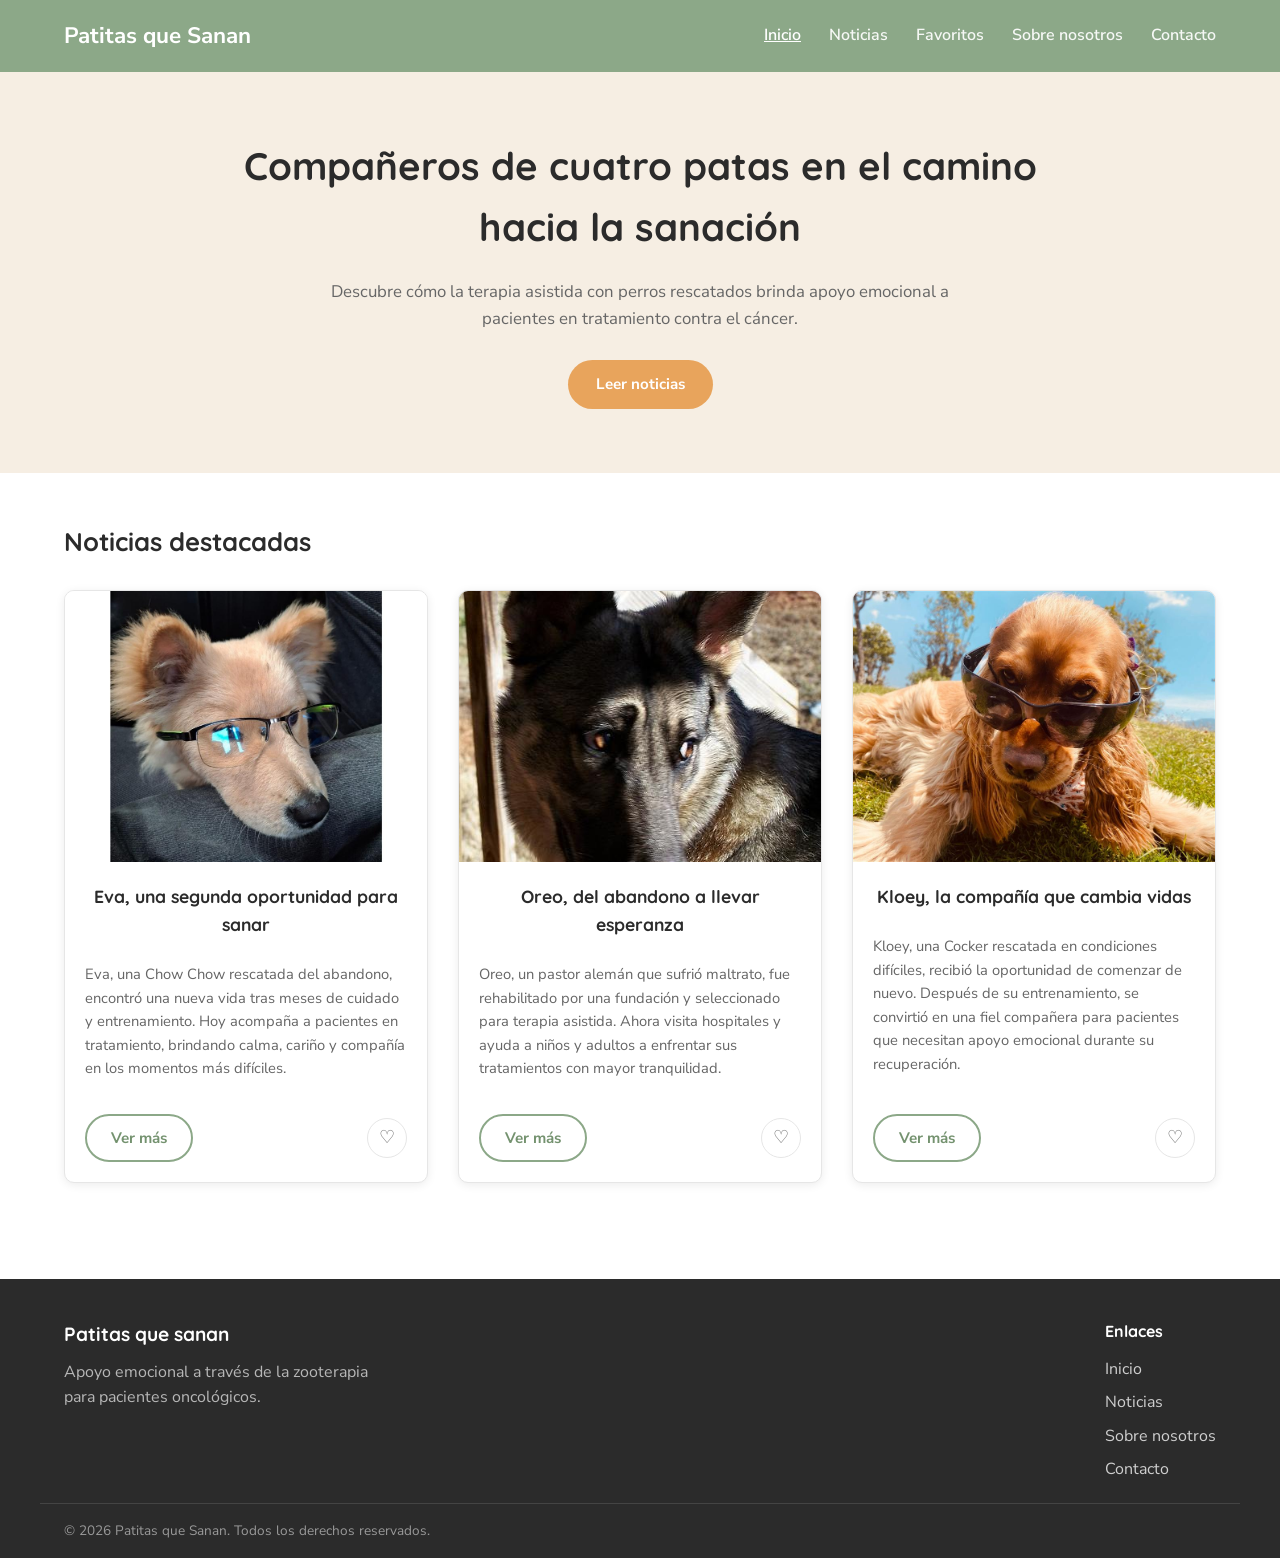
<file: index.html>
<!DOCTYPE html>
<html lang="es">
<head>
  <meta charset="UTF-8" />
  <meta name="viewport" content="width=device-width, initial-scale=1.0" />
  <title>Patitas que Sanan - Inicio</title>
  <link rel="preconnect" href="https://fonts.googleapis.com" />
  <link href="https://fonts.googleapis.com/css2?family=Quicksand:wght@600;700&family=Nunito+Sans:wght@400;600;700&display=swap" rel="stylesheet" />
  <link rel="stylesheet" href="css/styles.css" />
</head>
<body>

  <header class="site-header">
    <nav class="navbar">
      <a class="brand" href="index.html">Patitas que Sanan</a>
      <ul class="nav-links">
        <li><a href="index.html" class="active" aria-current="page">Inicio</a></li>
        <li><a href="noticias.html">Noticias</a></li>
        <li><a href="favoritos.html">Favoritos</a></li>
        <li><a href="sobre-nosotros.html">Sobre nosotros</a></li>
        <li><a href="contacto.html">Contacto</a></li>
      </ul>
    </nav>
  </header>

  <section class="hero">
    <h1>Compañeros de cuatro patas en el camino hacia la sanación</h1>
    <p>Descubre cómo la terapia asistida con perros rescatados brinda apoyo emocional a pacientes en tratamiento contra el cáncer.</p>
    <a class="btn btn-accent" href="noticias.html">Leer noticias</a>
  </section>

  <main class="section">
    <h2 class="section-title">Noticias destacadas</h2>
    <div class="cards-grid" id="contenedor-destacadas">
      <p class="empty-state">Cargando noticias...</p>
    </div>
  </main>

  <footer class="site-footer">
    <div class="footer-grid">
      <div class="footer-brand">
        <h2>Patitas que sanan</h2>
        <p>Apoyo emocional a través de la zooterapia para pacientes oncológicos.</p>
      </div>
      <div class="footer-links">
        <h3>Enlaces</h3>
        <ul>
          <li><a href="index.html">Inicio</a></li>
          <li><a href="noticias.html">Noticias</a></li>
          <li><a href="sobre-nosotros.html">Sobre nosotros</a></li>
          <li><a href="contacto.html">Contacto</a></li>
        </ul>
      </div>
    </div>
    <div class="footer-bottom">© 2026 Patitas que Sanan. Todos los derechos reservados.</div>
  </footer>

  <script src="js/storage.js"></script>
  <script src="js/noticias.js"></script>
  <script src="js/home.js"></script>
</body>
</html>
</file>
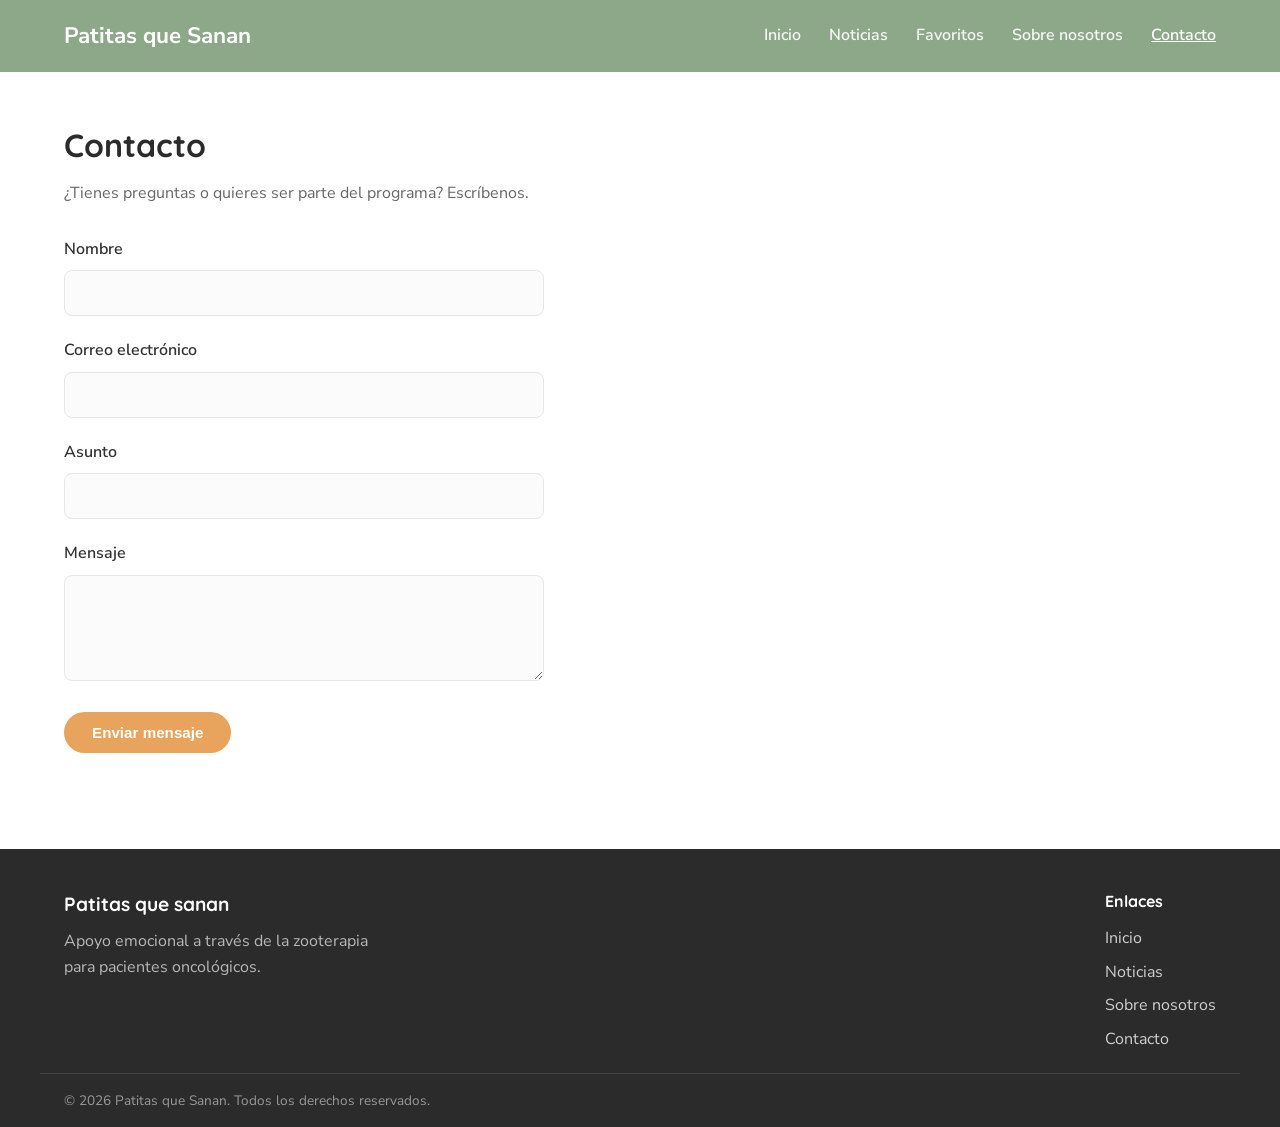
<file: contacto.html>
<!DOCTYPE html>
<html lang="es">
<head>
  <meta charset="UTF-8" />
  <meta name="viewport" content="width=device-width, initial-scale=1.0" />
  <title>Patitas que Sanan - Contacto</title>
  <link rel="preconnect" href="https://fonts.googleapis.com" />
  <link href="https://fonts.googleapis.com/css2?family=Quicksand:wght@600;700&family=Nunito+Sans:wght@400;600;700&display=swap" rel="stylesheet" />
  <link rel="stylesheet" href="css/styles.css" />
</head>
<body>

  <header class="site-header">
    <nav class="navbar">
      <a class="brand" href="index.html">Patitas que Sanan</a>
      <ul class="nav-links">
        <li><a href="index.html">Inicio</a></li>
        <li><a href="noticias.html">Noticias</a></li>
        <li><a href="favoritos.html">Favoritos</a></li>
        <li><a href="sobre-nosotros.html">Sobre nosotros</a></li>
        <li><a href="contacto.html" class="active" aria-current="page">Contacto</a></li>
      </ul>
    </nav>
  </header>

  <main class="section">
    <h1>Contacto</h1>
    <p class="page-intro">¿Tienes preguntas o quieres ser parte del programa? Escríbenos.</p>

    <div id="alerta-confirmacion" class="alert alert-success">
      ¡Gracias por tu mensaje! Te responderemos muy pronto.
    </div>

    <form id="form-contacto" class="form" novalidate>
      <div class="form-group">
        <label for="nombre">Nombre</label>
        <input type="text" id="nombre" name="nombre" class="form-control" />
        <span class="field-error" id="error-nombre">Por favor ingresa tu nombre.</span>
      </div>

      <div class="form-group">
        <label for="correo">Correo electrónico</label>
        <input type="email" id="correo" name="correo" class="form-control" />
        <span class="field-error" id="error-correo">Ingresa un correo electrónico válido.</span>
      </div>

      <div class="form-group">
        <label for="asunto">Asunto</label>
        <input type="text" id="asunto" name="asunto" class="form-control" />
        <span class="field-error" id="error-asunto">Por favor ingresa un asunto.</span>
      </div>

      <div class="form-group">
        <label for="mensaje">Mensaje</label>
        <textarea id="mensaje" name="mensaje" class="form-control" rows="4"></textarea>
        <span class="field-error" id="error-mensaje">Escribe tu mensaje antes de enviarlo.</span>
      </div>

      <button type="submit" class="btn btn-accent">Enviar mensaje</button>
    </form>
  </main>

  <footer class="site-footer">
    <div class="footer-grid">
      <div class="footer-brand">
        <h2>Patitas que sanan</h2>
        <p>Apoyo emocional a través de la zooterapia para pacientes oncológicos.</p>
      </div>
      <div class="footer-links">
        <h3>Enlaces</h3>
        <ul>
          <li><a href="index.html">Inicio</a></li>
          <li><a href="noticias.html">Noticias</a></li>
          <li><a href="sobre-nosotros.html">Sobre nosotros</a></li>
          <li><a href="contacto.html">Contacto</a></li>
        </ul>
      </div>
    </div>
    <div class="footer-bottom">© 2026 Patitas que Sanan. Todos los derechos reservados.</div>
  </footer>

  <script src="js/contacto.js"></script>
</body>
</html>
</file>
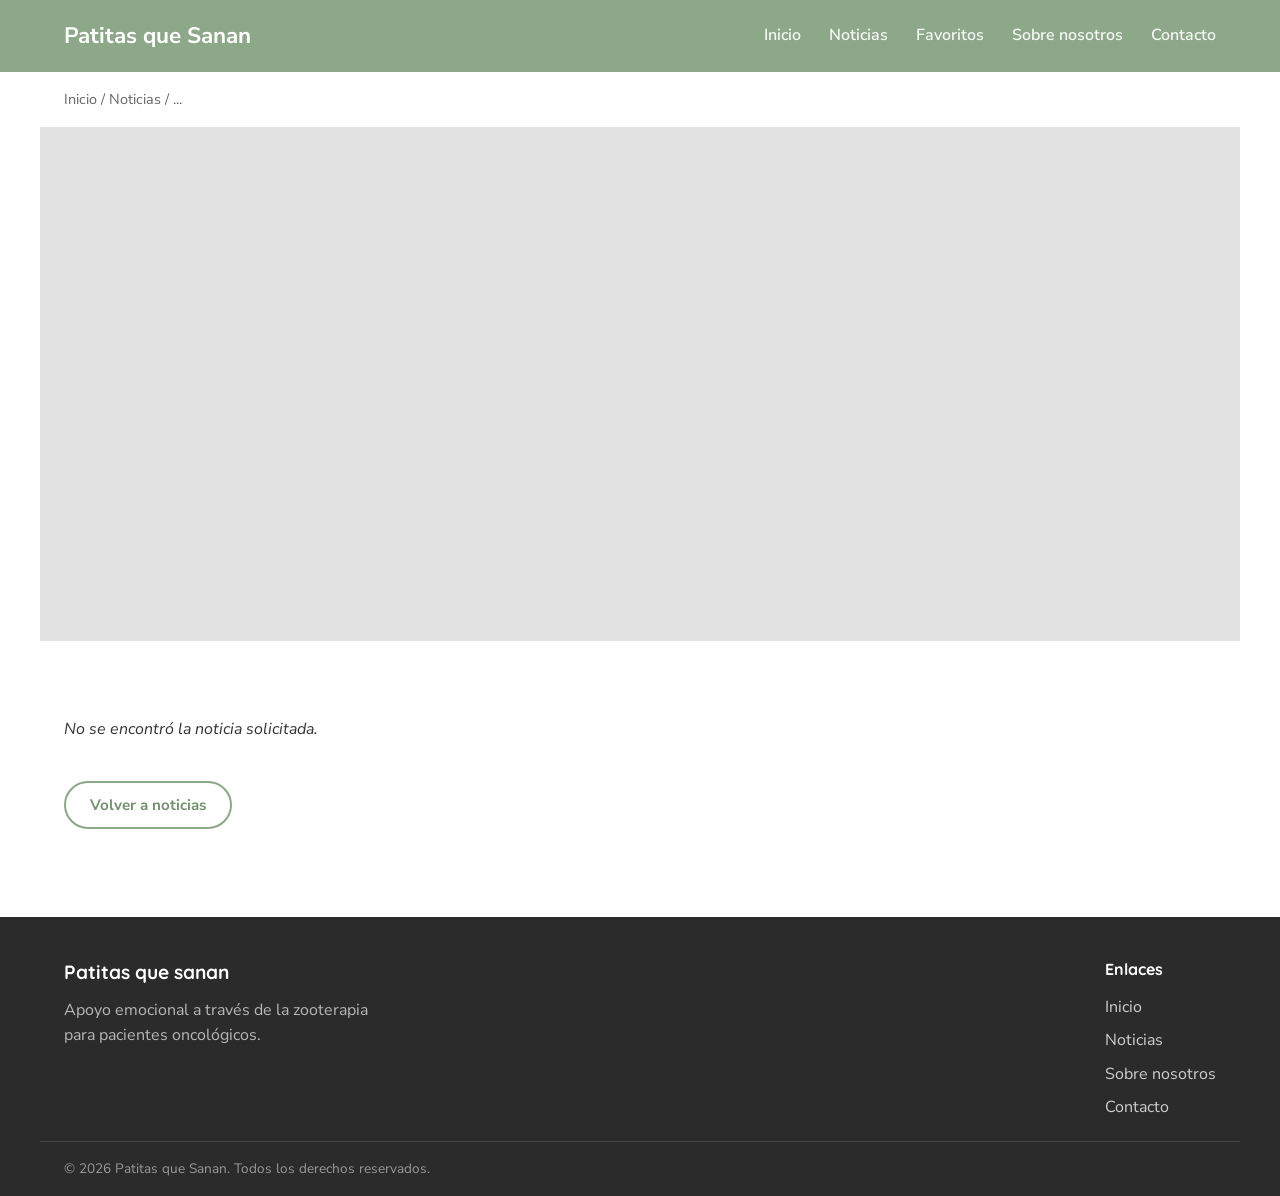
<file: detalle.html>
<!DOCTYPE html>
<html lang="es">
<head>
  <meta charset="UTF-8" />
  <meta name="viewport" content="width=device-width, initial-scale=1.0" />
  <title>Patitas que Sanan - Detalle de noticia</title>
  <link rel="preconnect" href="https://fonts.googleapis.com" />
  <link href="https://fonts.googleapis.com/css2?family=Quicksand:wght@600;700&family=Nunito+Sans:wght@400;600;700&display=swap" rel="stylesheet" />
  <link rel="stylesheet" href="css/styles.css" />
</head>
<body>

  <header class="site-header">
    <nav class="navbar">
      <a class="brand" href="index.html">Patitas que Sanan</a>
      <ul class="nav-links">
        <li><a href="index.html">Inicio</a></li>
        <li><a href="noticias.html">Noticias</a></li>
        <li><a href="favoritos.html">Favoritos</a></li>
        <li><a href="sobre-nosotros.html">Sobre nosotros</a></li>
        <li><a href="contacto.html">Contacto</a></li>
      </ul>
    </nav>
  </header>

  <nav class="breadcrumb" id="breadcrumb">
    <a href="index.html">Inicio</a> / <a href="noticias.html">Noticias</a> / <span id="breadcrumb-actual">...</span>
  </nav>

  <div class="detail-image" id="imagen-detalle"></div>

  <main class="detail-body" id="contenido-detalle">
    <p class="empty-state">Cargando noticia...</p>
  </main>

  <footer class="site-footer">
    <div class="footer-grid">
      <div class="footer-brand">
        <h2>Patitas que sanan</h2>
        <p>Apoyo emocional a través de la zooterapia para pacientes oncológicos.</p>
      </div>
      <div class="footer-links">
        <h3>Enlaces</h3>
        <ul>
          <li><a href="index.html">Inicio</a></li>
          <li><a href="noticias.html">Noticias</a></li>
          <li><a href="sobre-nosotros.html">Sobre nosotros</a></li>
          <li><a href="contacto.html">Contacto</a></li>
        </ul>
      </div>
    </div>
    <div class="footer-bottom">© 2026 Patitas que Sanan. Todos los derechos reservados.</div>
  </footer>

  <script src="js/storage.js"></script>
  <script src="js/noticias.js"></script>
  <script src="js/detalle.js"></script>
</body>
</html>
</file>
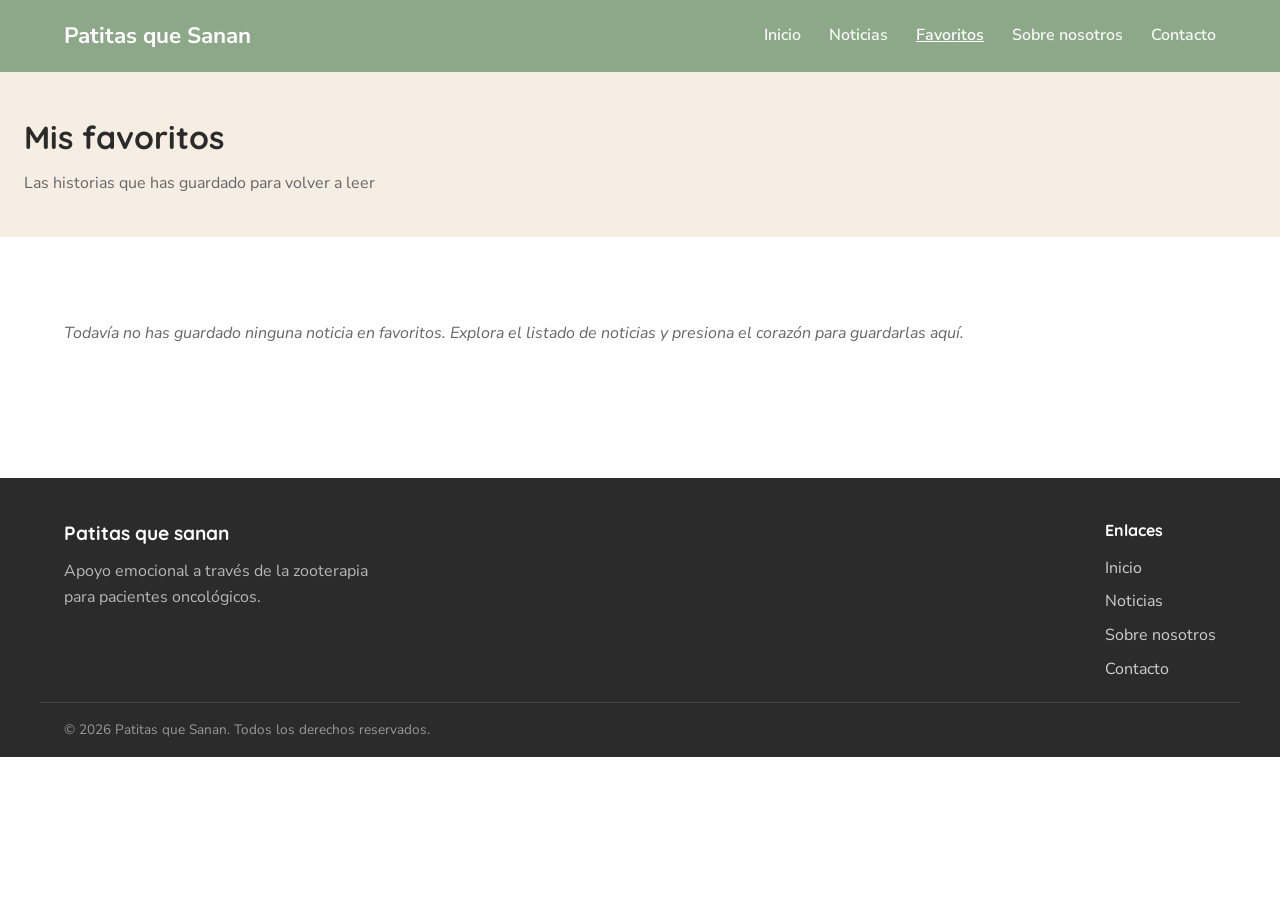
<file: favoritos.html>
<!DOCTYPE html>
<html lang="es">
<head>
  <meta charset="UTF-8" />
  <meta name="viewport" content="width=device-width, initial-scale=1.0" />
  <title>Patitas que Sanan - Favoritos</title>
  <link rel="preconnect" href="https://fonts.googleapis.com" />
  <link href="https://fonts.googleapis.com/css2?family=Quicksand:wght@600;700&family=Nunito+Sans:wght@400;600;700&display=swap" rel="stylesheet" />
  <link rel="stylesheet" href="css/styles.css" />
</head>
<body>

  <header class="site-header">
    <nav class="navbar">
      <a class="brand" href="index.html">Patitas que Sanan</a>
      <ul class="nav-links">
        <li><a href="index.html">Inicio</a></li>
        <li><a href="noticias.html">Noticias</a></li>
        <li><a href="favoritos.html" class="active" aria-current="page">Favoritos</a></li>
        <li><a href="sobre-nosotros.html">Sobre nosotros</a></li>
        <li><a href="contacto.html">Contacto</a></li>
      </ul>
    </nav>
  </header>

  <section class="page-header">
    <h1>Mis favoritos</h1>
    <p>Las historias que has guardado para volver a leer</p>
  </section>

  <main class="section">
    <div class="cards-grid" id="contenedor-favoritos">
      <p class="empty-state">Cargando favoritos...</p>
    </div>
  </main>

  <footer class="site-footer">
    <div class="footer-grid">
      <div class="footer-brand">
        <h2>Patitas que sanan</h2>
        <p>Apoyo emocional a través de la zooterapia para pacientes oncológicos.</p>
      </div>
      <div class="footer-links">
        <h3>Enlaces</h3>
        <ul>
          <li><a href="index.html">Inicio</a></li>
          <li><a href="noticias.html">Noticias</a></li>
          <li><a href="sobre-nosotros.html">Sobre nosotros</a></li>
          <li><a href="contacto.html">Contacto</a></li>
        </ul>
      </div>
    </div>
    <div class="footer-bottom">© 2026 Patitas que Sanan. Todos los derechos reservados.</div>
  </footer>

  <script src="js/storage.js"></script>
  <script src="js/noticias.js"></script>
  <script src="js/favoritos.js"></script>
</body>
</html>
</file>
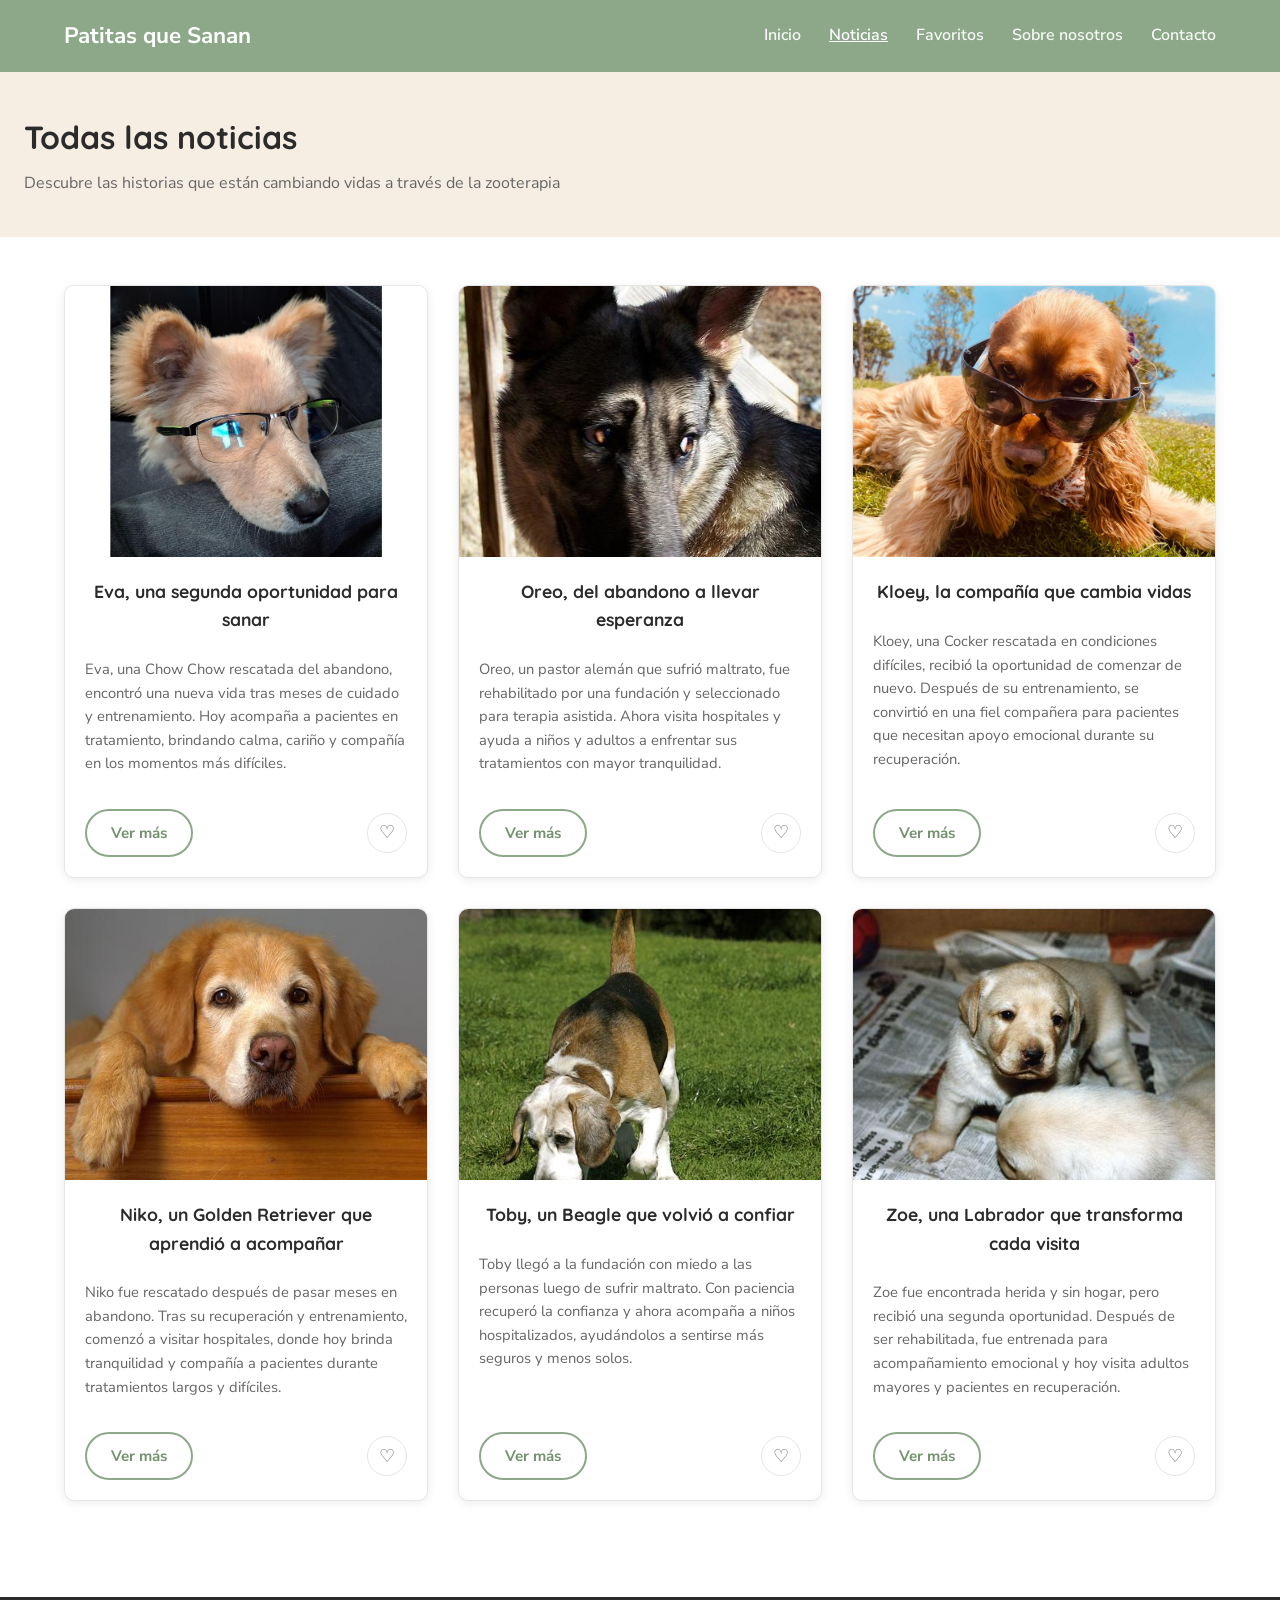
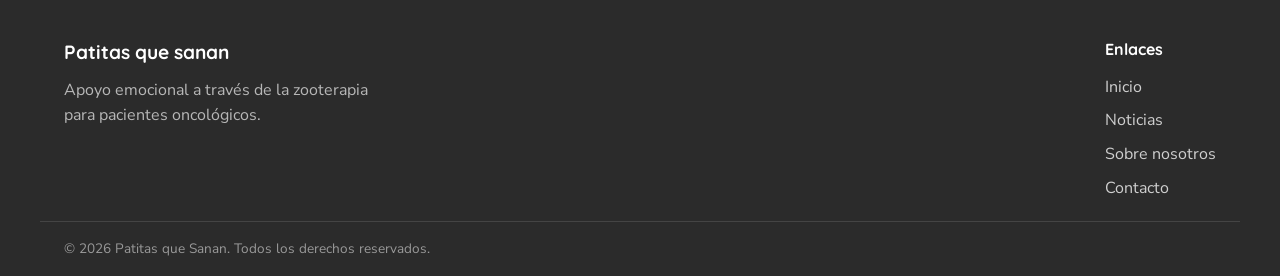
<file: noticias.html>
<!DOCTYPE html>
<html lang="es">
<head>
  <meta charset="UTF-8" />
  <meta name="viewport" content="width=device-width, initial-scale=1.0" />
  <title>Patitas que Sanan - Noticias</title>
  <link rel="preconnect" href="https://fonts.googleapis.com" />
  <link href="https://fonts.googleapis.com/css2?family=Quicksand:wght@600;700&family=Nunito+Sans:wght@400;600;700&display=swap" rel="stylesheet" />
  <link rel="stylesheet" href="css/styles.css" />
</head>
<body>

  <header class="site-header">
    <nav class="navbar">
      <a class="brand" href="index.html">Patitas que Sanan</a>
      <ul class="nav-links">
        <li><a href="index.html">Inicio</a></li>
        <li><a href="noticias.html" class="active" aria-current="page">Noticias</a></li>
        <li><a href="favoritos.html">Favoritos</a></li>
        <li><a href="sobre-nosotros.html">Sobre nosotros</a></li>
        <li><a href="contacto.html">Contacto</a></li>
      </ul>
    </nav>
  </header>

  <section class="page-header">
    <h1>Todas las noticias</h1>
    <p>Descubre las historias que están cambiando vidas a través de la zooterapia</p>
  </section>

  <main class="section">
    <div class="cards-grid" id="contenedor-noticias">
      <p class="empty-state">Cargando noticias...</p>
    </div>
  </main>

  <footer class="site-footer">
    <div class="footer-grid">
      <div class="footer-brand">
        <h2>Patitas que sanan</h2>
        <p>Apoyo emocional a través de la zooterapia para pacientes oncológicos.</p>
      </div>
      <div class="footer-links">
        <h3>Enlaces</h3>
        <ul>
          <li><a href="index.html">Inicio</a></li>
          <li><a href="noticias.html">Noticias</a></li>
          <li><a href="sobre-nosotros.html">Sobre nosotros</a></li>
          <li><a href="contacto.html">Contacto</a></li>
        </ul>
      </div>
    </div>
    <div class="footer-bottom">© 2026 Patitas que Sanan. Todos los derechos reservados.</div>
  </footer>

  <script src="js/storage.js"></script>
  <script src="js/noticias.js"></script>
  <script src="js/listado.js"></script>
</body>
</html>
</file>
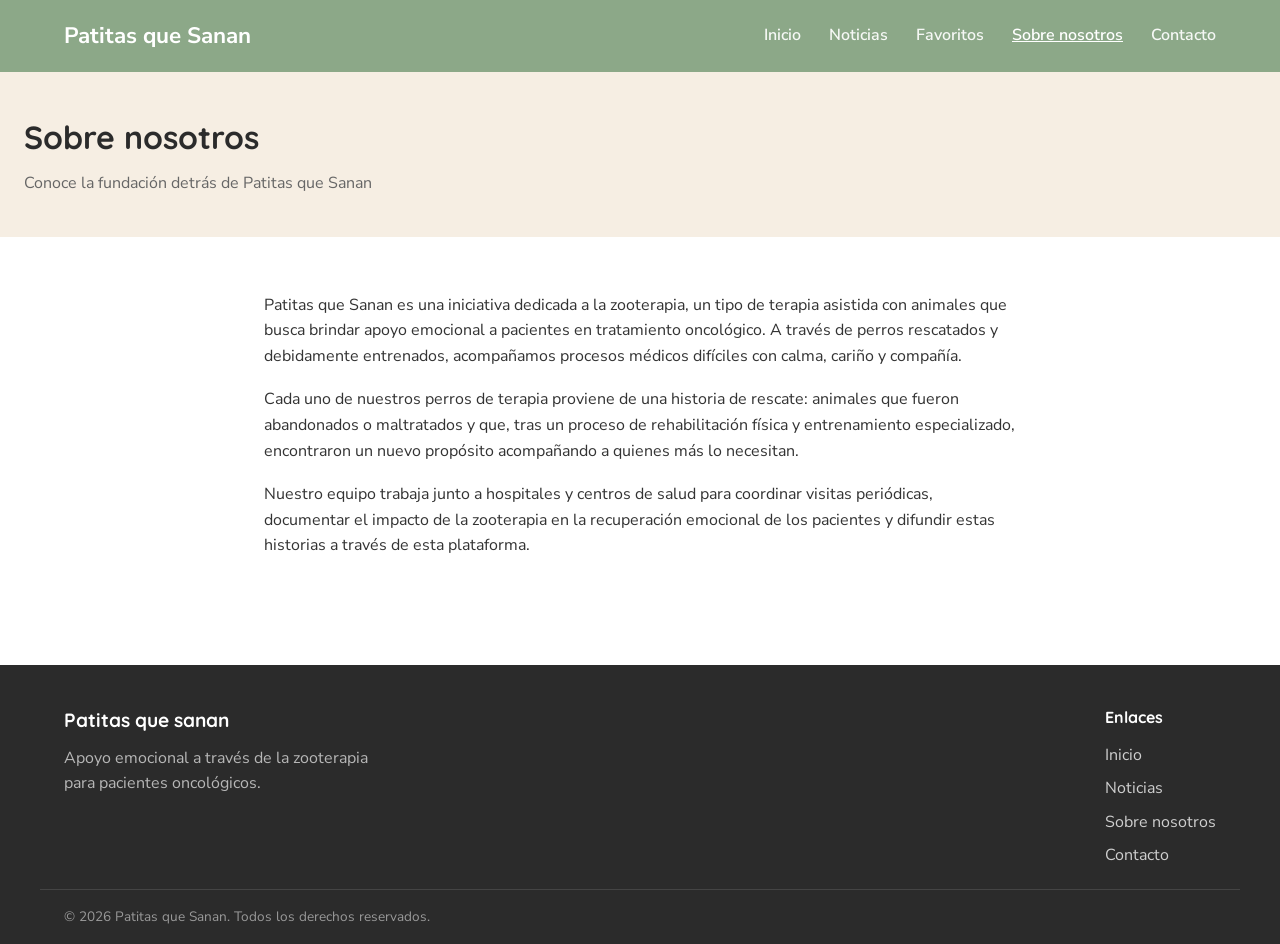
<file: sobre-nosotros.html>
<!DOCTYPE html>
<html lang="es">
<head>
  <meta charset="UTF-8" />
  <meta name="viewport" content="width=device-width, initial-scale=1.0" />
  <title>Patitas que Sanan - Sobre nosotros</title>
  <link rel="preconnect" href="https://fonts.googleapis.com" />
  <link href="https://fonts.googleapis.com/css2?family=Quicksand:wght@600;700&family=Nunito+Sans:wght@400;600;700&display=swap" rel="stylesheet" />
  <link rel="stylesheet" href="css/styles.css" />
</head>
<body>

  <header class="site-header">
    <nav class="navbar">
      <a class="brand" href="index.html">Patitas que Sanan</a>
      <ul class="nav-links">
        <li><a href="index.html">Inicio</a></li>
        <li><a href="noticias.html">Noticias</a></li>
        <li><a href="favoritos.html">Favoritos</a></li>
        <li><a href="sobre-nosotros.html" class="active" aria-current="page">Sobre nosotros</a></li>
        <li><a href="contacto.html">Contacto</a></li>
      </ul>
    </nav>
  </header>

  <section class="page-header">
    <h1>Sobre nosotros</h1>
    <p>Conoce la fundación detrás de Patitas que Sanan</p>
  </section>

  <main class="about-content">
    <p>
      Patitas que Sanan es una iniciativa dedicada a la zooterapia, un tipo de terapia asistida con
      animales que busca brindar apoyo emocional a pacientes en tratamiento oncológico. A través de
      perros rescatados y debidamente entrenados, acompañamos procesos médicos difíciles con calma,
      cariño y compañía.
    </p>
    <p>
      Cada uno de nuestros perros de terapia proviene de una historia de rescate: animales que fueron
      abandonados o maltratados y que, tras un proceso de rehabilitación física y entrenamiento
      especializado, encontraron un nuevo propósito acompañando a quienes más lo necesitan.
    </p>
    <p>
      Nuestro equipo trabaja junto a hospitales y centros de salud para coordinar visitas periódicas,
      documentar el impacto de la zooterapia en la recuperación emocional de los pacientes y difundir
      estas historias a través de esta plataforma.
    </p>
  </main>

  <footer class="site-footer">
    <div class="footer-grid">
      <div class="footer-brand">
        <h2>Patitas que sanan</h2>
        <p>Apoyo emocional a través de la zooterapia para pacientes oncológicos.</p>
      </div>
      <div class="footer-links">
        <h3>Enlaces</h3>
        <ul>
          <li><a href="index.html">Inicio</a></li>
          <li><a href="noticias.html">Noticias</a></li>
          <li><a href="sobre-nosotros.html">Sobre nosotros</a></li>
          <li><a href="contacto.html">Contacto</a></li>
        </ul>
      </div>
    </div>
    <div class="footer-bottom">© 2026 Patitas que Sanan. Todos los derechos reservados.</div>
  </footer>

</body>
</html>
</file>
<file: css/styles.css>
/* =========================================================
   Patitas que Sanan - Hoja de estilos general
   Paleta y tipografía tomadas de la maquetación en Figma
   ========================================================= */

:root {
  --color-primary: #8ca888;
  --color-primary-dark: #74926f;
  --color-accent: #e8a45c;
  --color-accent-dark: #dc934a;
  --color-bg-cream: #f6eee3;
  --color-dark: #2b2b2b;
  --color-dark-soft: #3a3a3a;
  --color-text: #333333;
  --color-text-light: #666666;
  --color-placeholder: #e2e2e2;
  --color-white: #ffffff;
  --color-border: #e6e6e6;
  --radius: 10px;
  --shadow: 0 2px 10px rgba(0, 0, 0, 0.08);
  --max-width: 1200px;
}

* {
  box-sizing: border-box;
}

body {
  margin: 0;
  font-family: "Nunito Sans", Arial, sans-serif;
  color: var(--color-text);
  background-color: var(--color-white);
  line-height: 1.6;
}

h1, h2, h3, h4 {
  font-family: "Quicksand", "Nunito Sans", Arial, sans-serif;
  color: var(--color-dark);
  margin: 0;
}

a {
  text-decoration: none;
  color: inherit;
}

img {
  max-width: 100%;
  display: block;
}

.container {
  max-width: var(--max-width);
  margin: 0 auto;
  padding: 0 24px;
}

/* ---------- Header / navegación ---------- */
.site-header {
  background-color: var(--color-primary);
}

.navbar {
  display: flex;
  align-items: center;
  justify-content: space-between;
  flex-wrap: wrap;
  gap: 12px;
  padding: 18px 24px;
  max-width: var(--max-width);
  margin: 0 auto;
}

.brand {
  color: var(--color-white);
  font-size: 1.4rem;
  font-weight: 700;
}

.nav-links {
  list-style: none;
  display: flex;
  gap: 28px;
  margin: 0;
  padding: 0;
  flex-wrap: wrap;
}

.nav-links a {
  color: rgba(255, 255, 255, 0.92);
  font-weight: 600;
}

.nav-links a:hover,
.nav-links a.active {
  color: var(--color-white);
  text-decoration: underline;
}

/* ---------- Hero (Home) ---------- */
.hero {
  background-color: var(--color-bg-cream);
  text-align: center;
  padding: 64px 24px;
}

.hero h1 {
  font-size: 2.4rem;
  max-width: 900px;
  margin: 0 auto 20px;
}

.hero p {
  max-width: 620px;
  margin: 0 auto 28px;
  color: var(--color-text-light);
  font-size: 1.05rem;
}

/* ---------- Encabezado de páginas internas ---------- */
.page-header {
  background-color: var(--color-bg-cream);
  padding: 40px 24px;
}

.page-header h1 {
  font-size: 2rem;
  margin-bottom: 8px;
}

.page-header p {
  color: var(--color-text-light);
  margin: 0;
}

/* ---------- Botones ---------- */
.btn {
  display: inline-block;
  padding: 12px 28px;
  border-radius: 999px;
  font-weight: 700;
  border: none;
  cursor: pointer;
  font-size: 0.95rem;
  transition: background-color 0.2s ease, transform 0.1s ease;
}

.btn-accent {
  background-color: var(--color-accent);
  color: var(--color-white);
}

.btn-accent:hover {
  background-color: var(--color-accent-dark);
}

.btn-outline {
  background-color: transparent;
  color: var(--color-primary-dark);
  border: 2px solid var(--color-primary);
  padding: 10px 24px;
}

.btn-outline:hover {
  background-color: var(--color-primary);
  color: var(--color-white);
}

.btn:disabled {
  opacity: 0.6;
  cursor: not-allowed;
}

/* ---------- Secciones / listados de noticias ---------- */
.section {
  padding: 48px 24px;
  max-width: var(--max-width);
  margin: 0 auto;
}

.section-title {
  font-size: 1.6rem;
  margin-bottom: 28px;
}

.cards-grid {
  display: grid;
  grid-template-columns: repeat(auto-fit, minmax(280px, 1fr));
  gap: 30px;
}

.card {
  background-color: var(--color-white);
  border: 1px solid var(--color-border);
  border-radius: var(--radius);
  overflow: hidden;
  box-shadow: var(--shadow);
  display: flex;
  flex-direction: column;
}

.card-image {
  background-color: var(--color-placeholder);
  aspect-ratio: 4 / 3;
  width: 100%;
  overflow: hidden;
}

.card-image img {
  width: 100%;
  height: 100%;
  object-fit: cover;
}

.card-body {
  padding: 20px;
  display: flex;
  flex-direction: column;
  gap: 10px;
  flex: 1;
}

.card-title {
  font-size: 1.1rem;
  text-align: center;
}

.card-text {
  color: var(--color-text-light);
  font-size: 0.92rem;
  flex: 1;
}

.card-actions {
  display: flex;
  align-items: center;
  justify-content: space-between;
  gap: 10px;
  margin-top: 8px;
}

.card-buttons {
  display: flex;
  gap: 8px;
}

.page-intro {
  color: var(--color-text-light);
  margin: 10px 0 30px;
}

.fav-btn,
.delete-btn {
  background: none;
  border: 1px solid var(--color-border);
  border-radius: 50%;
  width: 40px;
  height: 40px;
  font-size: 1.1rem;
  cursor: pointer;
  display: inline-flex;
  align-items: center;
  justify-content: center;
  color: var(--color-text-light);
}

.fav-btn.is-active {
  color: var(--color-accent);
  border-color: var(--color-accent);
}

.delete-btn:hover {
  background-color: #fdeaea;
  border-color: #e29b9b;
  color: #b23b3b;
}

.empty-state {
  color: var(--color-text-light);
  font-style: italic;
  padding: 20px 0;
}

/* ---------- Detalle de noticia ---------- */
.breadcrumb {
  padding: 16px 24px;
  color: var(--color-text-light);
  font-size: 0.9rem;
  max-width: var(--max-width);
  margin: 0 auto;
}

.breadcrumb a {
  color: var(--color-text-light);
}

.breadcrumb a:hover {
  text-decoration: underline;
}

.detail-image {
  background-color: var(--color-placeholder);
  width: 100%;
  max-width: var(--max-width);
  margin: 0 auto;
  aspect-ratio: 21 / 9;
  overflow: hidden;
}

.detail-image img {
  width: 100%;
  height: 100%;
  object-fit: cover;
}

.detail-body {
  max-width: var(--max-width);
  margin: 0 auto;
  padding: 40px 24px;
}

.detail-body h1 {
  font-size: 1.8rem;
  margin-bottom: 24px;
}

.detail-body p {
  margin-bottom: 18px;
  color: var(--color-text);
}

.detail-actions {
  display: flex;
  gap: 16px;
  margin-top: 24px;
  flex-wrap: wrap;
}

/* ---------- Formularios (contacto / mini CRUD) ---------- */
.form {
  max-width: 480px;
}

.form-group {
  margin-bottom: 22px;
}

.form-group label {
  display: block;
  margin-bottom: 8px;
  font-weight: 600;
  color: var(--color-text);
}

.form-control {
  width: 100%;
  padding: 12px 14px;
  border-radius: 8px;
  border: 1px solid var(--color-border);
  background-color: #fbfbfb;
  font-family: inherit;
  font-size: 0.95rem;
}

.form-control:focus {
  outline: none;
  border-color: var(--color-primary);
  background-color: var(--color-white);
}

.form-control.is-invalid {
  border-color: #d9534f;
  background-color: #fdf2f2;
}

.field-error {
  color: #d9534f;
  font-size: 0.82rem;
  margin-top: 6px;
  display: none;
}

.field-error.visible {
  display: block;
}

.alert {
  padding: 14px 18px;
  border-radius: 8px;
  margin-bottom: 22px;
  font-size: 0.95rem;
  display: none;
}

.alert.visible {
  display: block;
}

.alert-success {
  background-color: #e7f4e7;
  color: #2f6b2f;
  border: 1px solid #bfe0bf;
}

/* ---------- Administración de noticias (mini CRUD) ---------- */
.admin-panel {
  margin-top: 56px;
  padding-top: 40px;
  border-top: 1px solid var(--color-border);
}

.admin-panel h2 {
  font-size: 1.3rem;
  margin-bottom: 18px;
}

.admin-form {
  display: grid;
  grid-template-columns: repeat(auto-fit, minmax(220px, 1fr));
  gap: 18px;
  align-items: end;
}

.admin-panel .page-intro {
  margin: -10px 0 20px;
}

.admin-form .form-group {
  margin-bottom: 0;
}

.admin-form .form-group-full {
  grid-column: 1 / -1;
}

.admin-form .btn {
  height: fit-content;
}

/* ---------- Footer ---------- */
.site-footer {
  background-color: var(--color-dark);
  color: #d8d8d8;
  margin-top: 48px;
}

.footer-grid {
  max-width: var(--max-width);
  margin: 0 auto;
  padding: 40px 24px 20px;
  display: flex;
  flex-wrap: wrap;
  justify-content: space-between;
  gap: 32px;
}

.footer-brand h2 {
  color: var(--color-white);
  font-size: 1.2rem;
  margin-bottom: 10px;
}

.footer-brand p {
  max-width: 320px;
  color: #b7b7b7;
  margin: 0;
}

.footer-links h3 {
  color: var(--color-white);
  font-size: 1rem;
  margin-bottom: 12px;
}

.footer-links ul {
  list-style: none;
  margin: 0;
  padding: 0;
  display: flex;
  flex-direction: column;
  gap: 8px;
}

.footer-links a {
  color: #cfcfcf;
}

.footer-links a:hover {
  color: var(--color-white);
}

.footer-bottom {
  border-top: 1px solid #444;
  padding: 16px 24px;
  text-align: left;
  max-width: var(--max-width);
  margin: 0 auto;
  color: #999;
  font-size: 0.85rem;
}

/* ---------- Sobre nosotros ---------- */
.about-content {
  max-width: 800px;
  margin: 0 auto;
  padding: 40px 24px;
}

.about-content p {
  margin-bottom: 18px;
}

/* ---------- Utilidades responsive ---------- */
@media (max-width: 600px) {
  .navbar {
    flex-direction: column;
    align-items: flex-start;
  }

  .hero h1 {
    font-size: 1.8rem;
  }

  .detail-body h1 {
    font-size: 1.4rem;
  }
}
</file>
